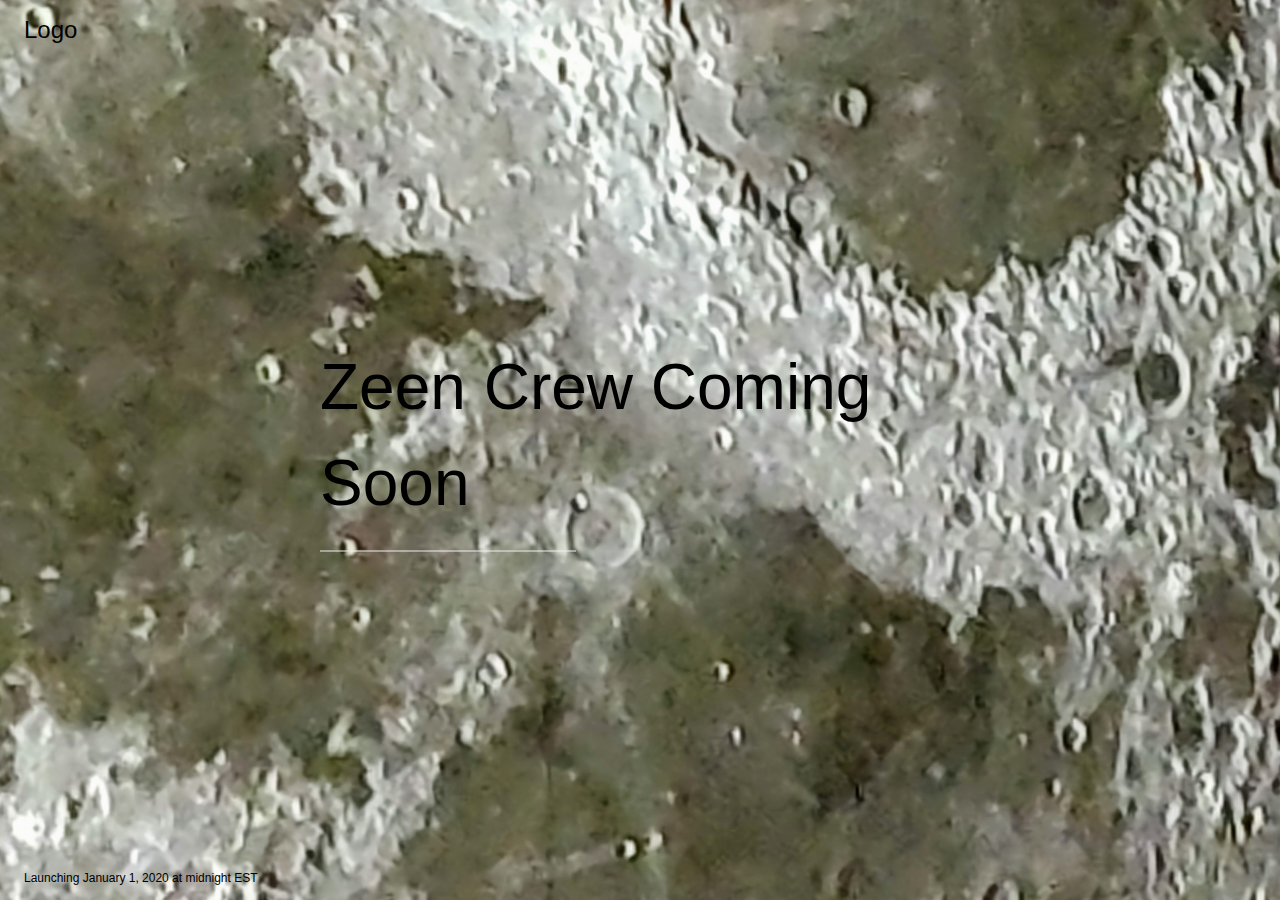
<file: index.html>
<!DOCTYPE html>
<html lang="en" dir="ltr">
  <head>
    <meta charset="utf-8">
    <title>Zeen Crew - Coming Soon</title>
    <meta charset="utf-8">
    <meta name="viewport" content="width=device-width, initial-scale=1">
    <link rel="stylesheet" href="/css/comingsoon.css">
    <link rel="stylesheet" href="https://www.w3schools.com/w3css/4/w3.css">
    <link rel="stylesheet" href="https://fonts.googleapis.com/css?family=Raleway">
  </head>
  <body>
  <div class="bgimg w3-display-container w3-animate-opacity w3-text-white">
    <div class="w3-display-topleft w3-padding-large w3-xlarge blk-txt">
      Logo
    </div>
    <div class="w3-display-middle">
      <h1 class="w3-jumbo w3-animate-top blk-txt">Zeen Crew Coming Soon</h1>
      <hr class="w3-boarder-grey blk-txt" style="margine:auto;width:40%">
      <p id="countDownTimer" class="w3-large w3-center blk-txt"></p>
    </div>

    <div class="w3-display-bottomleft w3-padding-large blk-txt">
      <footer><small>Launching January 1, 2020 at midnight EST</small></footer>
    </div>
  </div>

    <script type="text/javascript">
      var countDownDate = new Date("January 1, 2020 00:00:00").getTime();
      var x=setInterval(function(){
        var now = new Date().getTime();
        var distance = countDownDate - now;
        var days = Math.floor(distance / (1000 * 60 * 60 * 24));
        var hours = Math.floor((distance % (1000 * 60 * 60 * 24)) / (1000 * 60 * 60));
        var minutes = Math.floor((distance % (1000 * 60 * 60)) / (1000 * 60));
        var seconds = Math.floor((distance % (1000 * 60)) / 1000);

        document.getElementById("countDownTimer").innerHTML = days + "d " + hours + "h " + minutes + "m " + seconds + "s ";

        if (distance < 0){
          clearInterval(x);
          document.getElementById("countDownTimer").innerHTML = "Launched";
        }
      }, 1000);
    </script>

  </body>
</html>
</file>
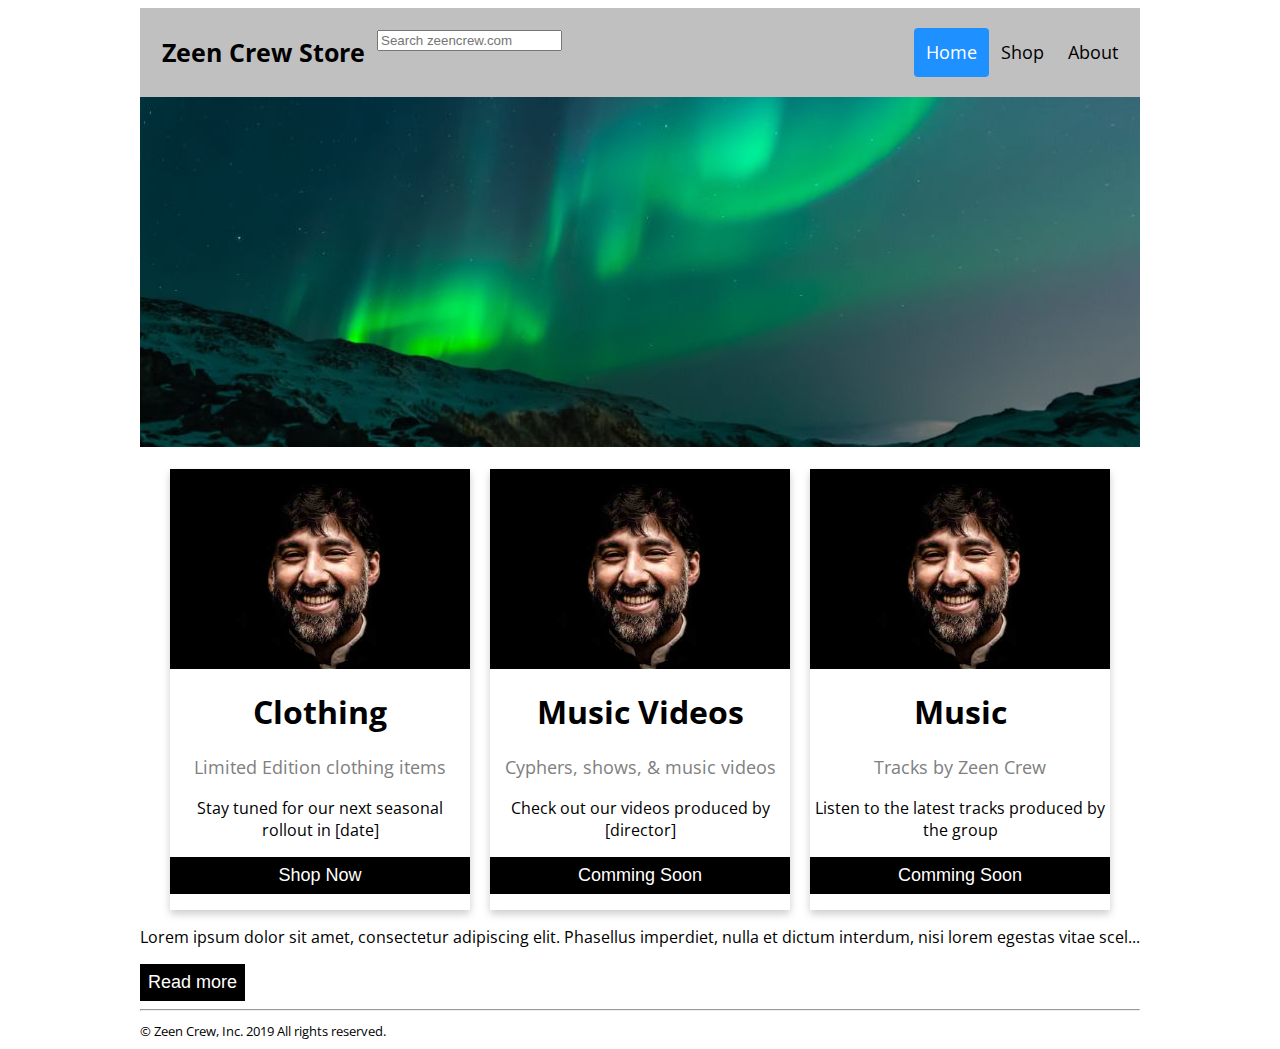
<file: homepage.html>
<!DOCTYPE html>
<html lang="en" dir="ltr">
  <head>
    <meta charset="utf-8">
    <meta name="author" content="Malcolm Safo">
    <meta name="viewport" content="width=device-width, initial-scale=1">
    <title>Zeen Crew Store</title>
    <link href="https://fonts.googleapis.com/css?family=Open+Sans&display=swap" rel="stylesheet">
    <link rel="stylesheet" href="/css/master.css">
    <!-- Load an icon library to show a hamburger menu (bars) on small screens -->
    <link rel="stylesheet" href="https://cdnjs.cloudflare.com/ajax/libs/font-awesome/4.7.0/css/font-awesome.min.css">
  </head>
  <body>

    <!-- Header Element-->
    <header class="page-header">
      <a href="index.html" class="header-name">Zeen Crew Store</a>
      <nav class="header-right" id="myTopnav">
        <a href="#index.html" class="active">Home</a>
        <a href="shop.html">Shop</a>
        <a href="#about">About</a>
        <!-- My Account-->
        <!-- Cart -->
        <a href="javascript:void(0);" class="icon" onclick="hamburgerFunction()"><i class="fa fa-bars"></i></a>
      </nav>
      <input class="search-box" type="search" placeholder="Search zeencrew.com">
    </header>
    <!-- <br> -->

    <!-- Slideshow Container -->
    <div class="slideshow-container">
      <!-- Full-width images -->
      <div class="slideshow-slides fade">
        <img src="images/img_lights_wide.jpg" alt="" width="1000">
      </div>

      <div class="slideshow-slides fade">
        <img src="images/img_mountains_wide.jpg" alt="" width="1000">
      </div>

      <div class="slideshow-slides fade">
        <img src="images/img_nature_wide.jpg" alt="" width="1000">
      </div>

      <!-- Next and previous buttons
      <a class="prev" onclick="plusSlides(-1)">&#10094;</a>
      <a class="next" onclick="plusSlides(1)">&#10095;</a>
      -->
    </div>
    <br>

    <!-- Profile Card Shopping-->
    <div class="profile-card" style="margin-left: 30px;">
      <img src="images/team2.jpg" alt="clothing" style="width:100%">
      <h1>Clothing</h1>
      <p class="profile-card-title">Limited Edition clothing items</p>
      <p>Stay tuned for our next seasonal rollout in [date] </p>
      <a href="shop.html"><p><button type="button" name="button">Shop Now</button></p></a>
    </div>

    <!-- Profile Card Music Videos -->
    <div class="profile-card">
      <img src="images/team2.jpg" alt="music-videos" style="width:100%" >
      <h1>Music Videos</h1>
      <p class="profile-card-title">Cyphers, shows, & music videos</p>
      <p>Check out our videos produced by [director]</p>
      <a href="index.html"><p><button type="button" name="button">Comming Soon</button></p></a>
    </div>

    <!-- Profile Card Music -->
    <div class="profile-card">
      <img src="images/team2.jpg" alt="music" style="width:100%">
      <h1>Music</h1>
      <p class="profile-card-title">Tracks by Zeen Crew</p>
      <p>Listen to the latest tracks produced by the group</p>
      <a href="index.html"><p><button type="button" name="button">Comming Soon</button></p></a>
    </div>

    <!--Placeholder-->
    <p>Lorem ipsum dolor sit amet, consectetur adipiscing elit. Phasellus imperdiet, nulla et dictum interdum, nisi lorem egestas vitae scel<span id="dots">...</span><span id="more">erisque enim ligula venenatis dolor. Maecenas nisl est, ultrices nec congue eget, auctor vitae massa. Fusce luctus vestibulum augue ut aliquet. Nunc sagittis dictum nisi, sed ullamcorper ipsum dignissim ac. In at libero sed nunc venenatis imperdiet sed ornare turpis. Donec vitae dui eget tellus gravida venenatis. Integer fringilla congue eros non fermentum. Sed dapibus pulvinar nibh tempor porta.</span></p>

    <button onclick="myFunction()" id="myBtn">Read more</button>

    <hr>
    <!--Footer-->
    <footer><small>&copy; Zeen Crew, Inc. 2019 All rights reserved.</small></footer>
    <!-- Le JavaScript -->
    <script src="scripts/script.js"></script>
  </body>
</html>
</file>
<file: css/comingsoon.css>
body, h1 {font-family: "Raleway", sans-serif}
body, html {height: 100%}
  .bgimg {
    background-image: url('/images/moon.jpg');
    min-height: 100%;
    background-position: center;
    background-size:cover;

  }
  .blk-txt{
    color: black;
  }
</file>
<file: css/master.css>
body{
  width: 1000px;
  margin-left: auto;
  margin-right: auto;
  font-family: 'Open Sans', sans-serif;

}

/*Header Element*/
.page-header{
  overflow: hidden; /* */
  background-color: #c0c0c0;
  padding: 20px 10px;

}
.page-header a {
  float: left;
  color: black;
  text-align: center;
  padding: 12px;
  text-decoration: none;
  font-size: 18px;
  line-height: 25px;
  border-radius: 4px;
}

.page-header a.header-name {
  font-size: 25px;
  font-weight: bold;
}

/*Change the background color on mouse-over */
.page-header a:hover {
    background-color: #ddd;
    color: black;
}

.page-header a.active {
  background-color: dodgerblue;
  color: white;
}
.header-right {
  float: right;
}

.header-right .icon{
  display: none;
}

/*Add media queries for responsiveness - when the screen is 500px wide or less, stack the lilnks on top of each other */
@media screen and (max-width: 500px) {
  .page-header a {
    float: none;
    display: block;
    text-align: left;
  }
  .header-right {
    float: none;
  }
}

/*div slideshow-slids */
*{box-sizing: border-box}
/*slideshow container*/
.slideshow-container{
  width: 1000px; /* originally this was max-width: 1000px; */
  position: relative;
  margin: auto;
}

/*hide images by defalt*/
.slideshow-slides {
  display: none
}

img {vertical-align: middle;}

/* Next and previous buttons */
.prev, .next {
  cursor: pointer;
  position: absolute;
  top: 50%;
  width: auto;
  margin-top: -22px;
  padding: 16px;
  color: white;
  font-weight: bold;
  font-size:  18px;
  transition: 0.6s ease;
  border-radius: 0 3px 3px 0;
  user-select: none;
}

/* position the 'next button' to the right*/
.next {
  right: 0;
  border-radius: 3px 0 0 3px;
}

/* On hover, add a black background color with a little bit see-through */
.prev:hover, .next:hover {
  background-color: rgba(0, 0, 0, 0.8);
}

/* Caption text
.text {
  color: #f2f2f2;
  font-size: 15px;
  padding: 8px 12px;
  position: absolute;
  bottom: 8px;
  width: 100%;
  text-align: center;
}
*/

/* Fading animation */
.fade {
  -webkit-animation-name: fade;
  -webkit-animation-duration: 1.5s;
  animation-name: fade;
  animation-duration: 1.5s;
}

@-webkit-keyframes fade {
  from {opacity: .4}
  to {opacity: 1}
}

@keyframes fade {
  from {opacity: .4}
  to {opacity: 1}
}

/*Profile Card*/
.profile-card {
  box-shadow: 0 4px 8px 0 rgba(0, 0, 0, 0.2);
  max-width: 300px;
  text-align: center;
  display: inline-block; /* line 139, 140, 141 are custom properties I added. I removed margin:auto to make use for margin-right*/
  position: relative;
  margin-right: 1em;
}

.profile-card-title {
  color: grey;
  font-size: 18px;
}

button {
  border: none;
  outline: 0;
  display: inline-block;
  padding: 8px;
  color: white;
  background-color: #000;
  text-align: center;
  cursor: pointer;
  width: 100%;
  font-size: 18px;
}

button:hover {
  opacity: 0.7;
}

/*Placeholder*/
#more {display: none;}
#myBtn{width: auto;}
</file>
